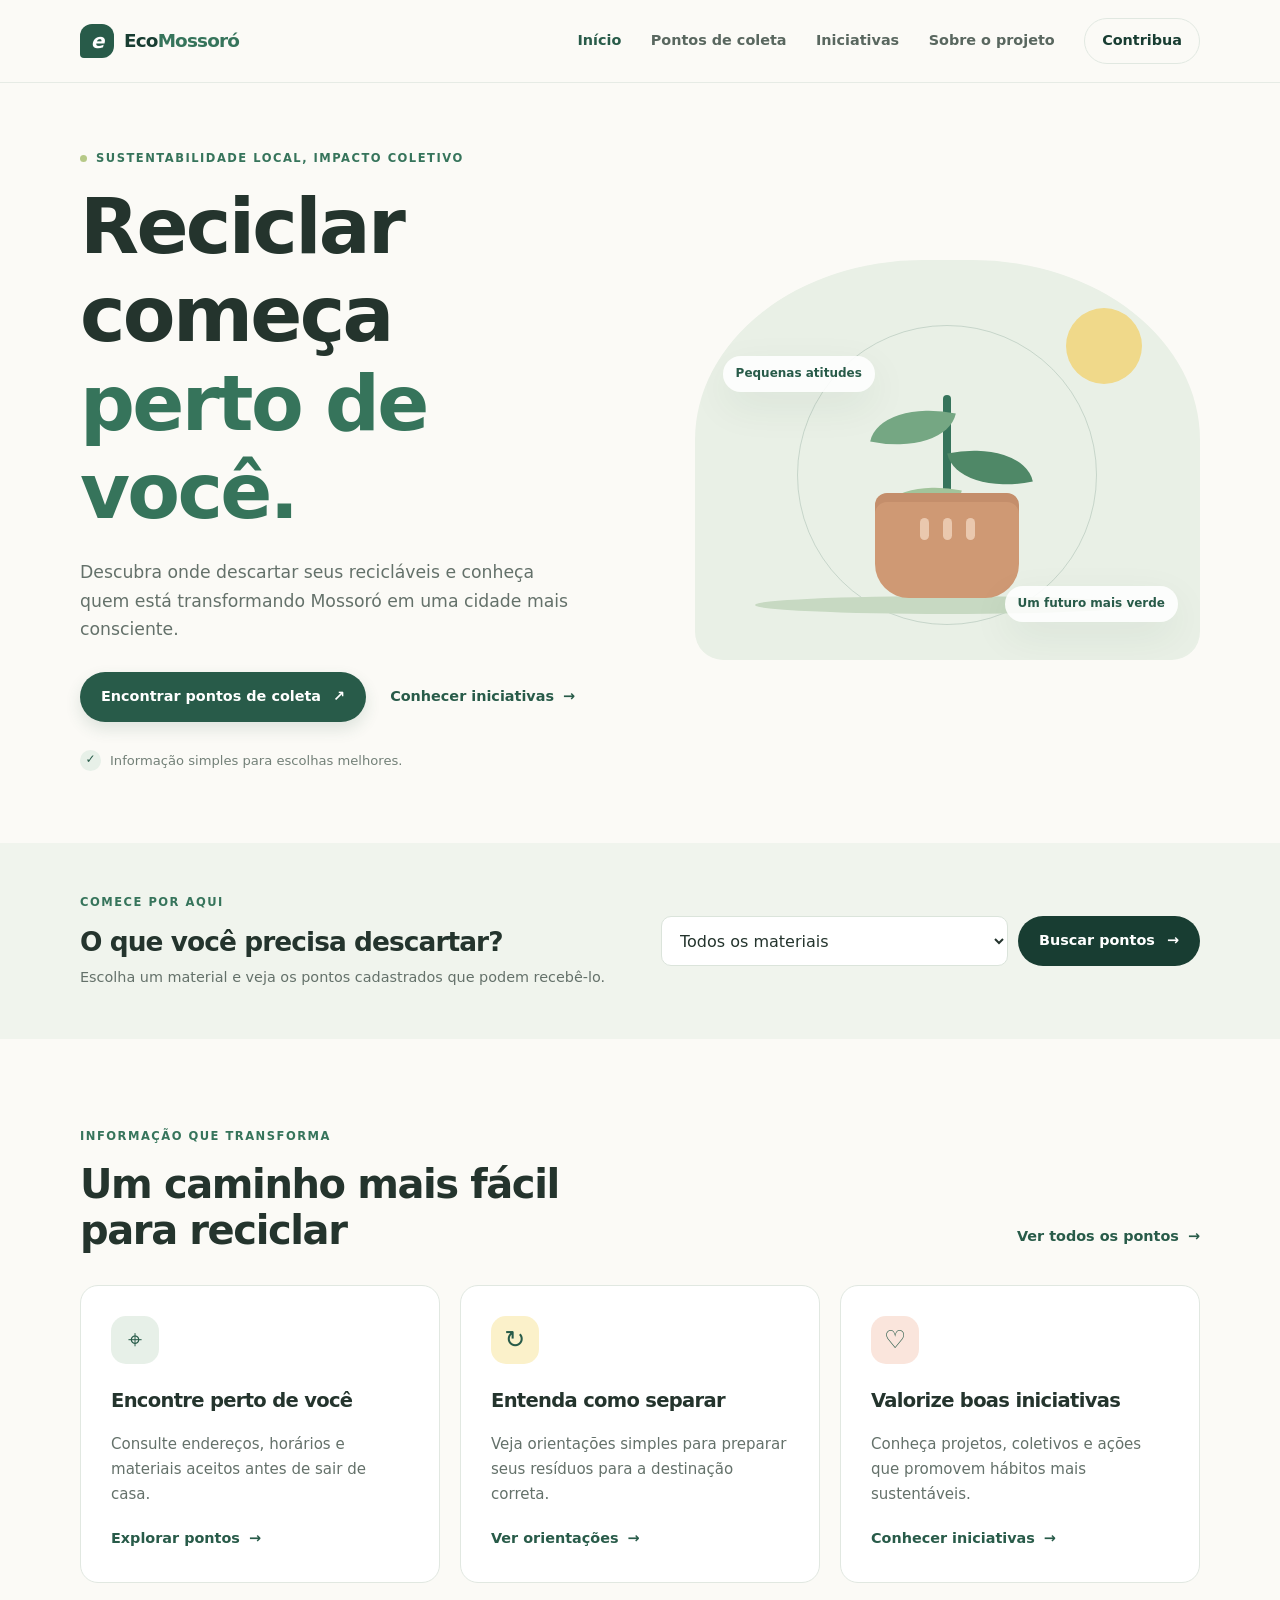
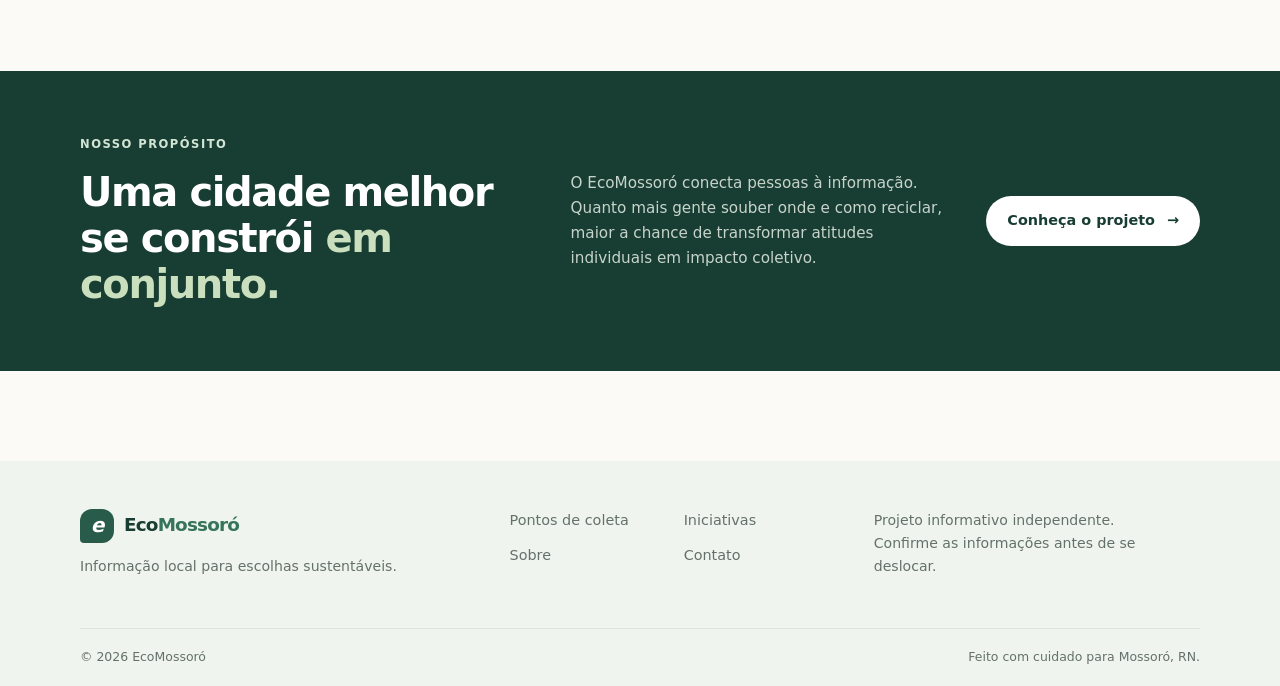
<file: index.html>
<!doctype html>
<html lang="pt-BR">
<head>
  <meta charset="utf-8">
  <meta name="viewport" content="width=device-width, initial-scale=1">
  <meta name="description" content="Encontre pontos de coleta seletiva e conheça iniciativas de reciclagem em Mossoró.">
  <title>EcoMossoró | Reciclar começa perto</title>
  <link rel="icon" href="assets/favicon.svg" type="image/svg+xml">
  <link rel="stylesheet" href="css/base.css">
  <link rel="stylesheet" href="css/layout.css">
  <link rel="stylesheet" href="css/components.css">
  <link rel="stylesheet" href="css/pages.css">
  <script src="js/main.js" defer></script>
</head>
<body>
  <a class="skip-link" href="#conteudo">Pular para o conteúdo</a>
  <header class="site-header">
    <div class="container header-inner">
      <a class="brand" href="index.html" aria-label="EcoMossoró, página inicial">
        <span class="brand-mark" aria-hidden="true">e</span><span>Eco<span class="brand-accent">Mossoró</span></span>
      </a>
      <button class="menu-toggle" aria-expanded="false" aria-controls="main-nav" aria-label="Abrir menu">
        <span></span><span></span><span></span>
      </button>
      <nav class="main-nav" id="main-nav" aria-label="Navegação principal">
        <a class="active" href="index.html">Início</a>
        <a href="pontos.html">Pontos de coleta</a>
        <a href="iniciativas.html">Iniciativas</a>
        <a href="sobre.html">Sobre o projeto</a>
        <a class="nav-cta" href="contato.html">Contribua</a>
      </nav>
    </div>
  </header>

  <main id="conteudo">
    <section class="hero">
      <div class="container hero-grid">
        <div class="hero-copy">
          <p class="eyebrow"><span class="eyebrow-dot"></span> Sustentabilidade local, impacto coletivo</p>
          <h1>Reciclar começa <span>perto de você.</span></h1>
          <p class="hero-text">Descubra onde descartar seus recicláveis e conheça quem está transformando Mossoró em uma cidade mais consciente.</p>
          <div class="hero-actions">
            <a class="button button-primary" href="pontos.html">Encontrar pontos de coleta <span aria-hidden="true">↗</span></a>
            <a class="text-link" href="iniciativas.html">Conhecer iniciativas <span aria-hidden="true">→</span></a>
          </div>
          <div class="hero-note"><span class="note-icon" aria-hidden="true">✓</span> Informação simples para escolhas melhores.</div>
        </div>
        <div class="hero-art" aria-label="Ilustração de uma planta crescendo em um vaso feito de material reciclado" role="img">
          <div class="art-sun"></div><div class="art-circle"></div>
          <div class="art-leaf leaf-one"></div><div class="art-leaf leaf-two"></div><div class="art-leaf leaf-three"></div>
          <div class="art-stem"></div><div class="art-pot"><span></span><span></span><span></span></div>
          <div class="art-ground"></div>
          <div class="art-label label-top">Pequenas atitudes</div><div class="art-label label-bottom">Um futuro mais verde</div>
        </div>
      </div>
    </section>

    <section class="quick-search">
      <div class="container search-panel">
        <div>
          <p class="eyebrow">Comece por aqui</p>
          <h2>O que você precisa descartar?</h2>
          <p>Escolha um material e veja os pontos cadastrados que podem recebê-lo.</p>
        </div>
        <form class="quick-form" action="pontos.html" method="get">
          <label class="sr-only" for="material">Tipo de material</label>
          <select id="material" name="material">
            <option value="">Todos os materiais</option>
            <option value="papel">Papel e papelão</option>
            <option value="plastico">Plástico</option>
            <option value="vidro">Vidro</option>
            <option value="metal">Metal</option>
            <option value="eletronicos">Eletrônicos</option>
            <option value="oleo">Óleo de cozinha</option>
          </select>
          <button class="button button-dark" type="submit">Buscar pontos <span aria-hidden="true">→</span></button>
        </form>
      </div>
    </section>

    <section class="section container">
      <div class="section-heading">
        <div><p class="eyebrow">Informação que transforma</p><h2>Um caminho mais fácil para reciclar</h2></div>
        <a class="text-link" href="pontos.html">Ver todos os pontos <span aria-hidden="true">→</span></a>
      </div>
      <div class="feature-grid">
        <article class="feature-card">
          <div class="feature-icon icon-green" aria-hidden="true">⌖</div>
          <h3>Encontre perto de você</h3>
          <p>Consulte endereços, horários e materiais aceitos antes de sair de casa.</p>
          <a href="pontos.html" class="card-link">Explorar pontos <span aria-hidden="true">→</span></a>
        </article>
        <article class="feature-card">
          <div class="feature-icon icon-yellow" aria-hidden="true">↻</div>
          <h3>Entenda como separar</h3>
          <p>Veja orientações simples para preparar seus resíduos para a destinação correta.</p>
          <a href="iniciativas.html#dicas" class="card-link">Ver orientações <span aria-hidden="true">→</span></a>
        </article>
        <article class="feature-card">
          <div class="feature-icon icon-peach" aria-hidden="true">♡</div>
          <h3>Valorize boas iniciativas</h3>
          <p>Conheça projetos, coletivos e ações que promovem hábitos mais sustentáveis.</p>
          <a href="iniciativas.html" class="card-link">Conhecer iniciativas <span aria-hidden="true">→</span></a>
        </article>
      </div>
    </section>

    <section class="impact-band">
      <div class="container impact-inner">
        <div><p class="eyebrow eyebrow-light">Nosso propósito</p><h2>Uma cidade melhor se constrói <span>em conjunto.</span></h2></div>
        <p>O EcoMossoró conecta pessoas à informação. Quanto mais gente souber onde e como reciclar, maior a chance de transformar atitudes individuais em impacto coletivo.</p>
        <a class="button button-light" href="sobre.html">Conheça o projeto <span aria-hidden="true">→</span></a>
      </div>
    </section>
  </main>

  <footer class="site-footer">
    <div class="container footer-main">
      <div><a class="brand brand-footer" href="index.html"><span class="brand-mark" aria-hidden="true">e</span><span>Eco<span class="brand-accent">Mossoró</span></span></a><p>Informação local para escolhas sustentáveis.</p></div>
      <div class="footer-links"><a href="pontos.html">Pontos de coleta</a><a href="iniciativas.html">Iniciativas</a><a href="sobre.html">Sobre</a><a href="contato.html">Contato</a></div>
      <div class="footer-small">Projeto informativo independente.<br>Confirme as informações antes de se deslocar.</div>
    </div>
    <div class="container footer-bottom"><span>© <span data-year></span> EcoMossoró</span><span>Feito com cuidado para Mossoró, RN.</span></div>
  </footer>
</body>
</html>
</file>
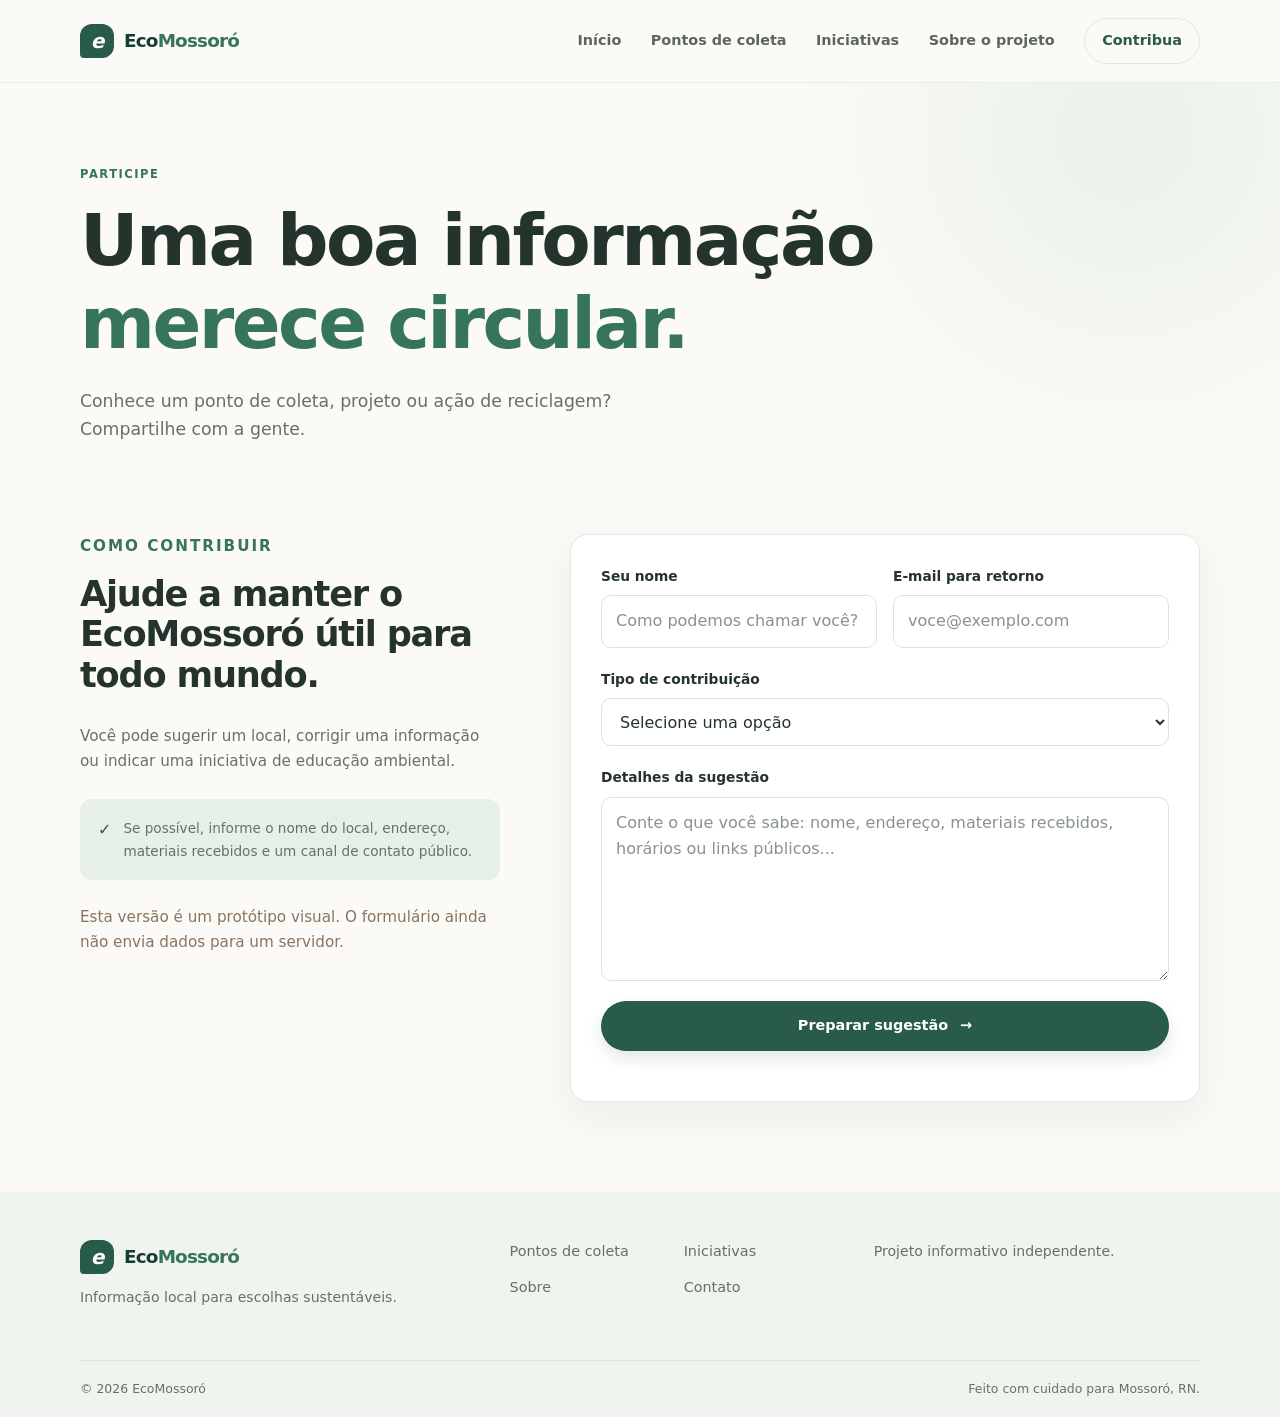
<file: contato.html>
<!doctype html>
<html lang="pt-BR"><head><meta charset="utf-8"><meta name="viewport" content="width=device-width, initial-scale=1"><meta name="description" content="Envie sugestões para o diretório EcoMossoró."><title>Contribua | EcoMossoró</title><link rel="stylesheet" href="css/base.css"><link rel="stylesheet" href="css/layout.css"><link rel="stylesheet" href="css/components.css"><link rel="stylesheet" href="css/pages.css"><script src="js/main.js" defer></script></head>
<body><a class="skip-link" href="#conteudo">Pular para o conteúdo</a><header class="site-header"><div class="container header-inner"><a class="brand" href="index.html"><span class="brand-mark" aria-hidden="true">e</span><span>Eco<span class="brand-accent">Mossoró</span></span></a><button class="menu-toggle" aria-expanded="false" aria-controls="main-nav" aria-label="Abrir menu"><span></span><span></span><span></span></button><nav class="main-nav" id="main-nav" aria-label="Navegação principal"><a href="index.html">Início</a><a href="pontos.html">Pontos de coleta</a><a href="iniciativas.html">Iniciativas</a><a href="sobre.html">Sobre o projeto</a><a class="nav-cta active" href="contato.html">Contribua</a></nav></div></header>
<main id="conteudo"><section class="page-hero"><div class="container"><p class="eyebrow">Participe</p><h1>Uma boa informação<br><span>merece circular.</span></h1><p>Conhece um ponto de coleta, projeto ou ação de reciclagem? Compartilhe com a gente.</p></div></section>
<section class="container page-content contact-layout"><div class="contact-aside"><p class="eyebrow">Como contribuir</p><h2>Ajude a manter o EcoMossoró útil para todo mundo.</h2><p>Você pode sugerir um local, corrigir uma informação ou indicar uma iniciativa de educação ambiental.</p><div class="contact-tip"><span aria-hidden="true">✓</span><p>Se possível, informe o nome do local, endereço, materiais recebidos e um canal de contato público.</p></div><p class="small-muted">Esta versão é um protótipo visual. O formulário ainda não envia dados para um servidor.</p></div>
<form class="contact-form" id="contact-form"><div class="form-row"><div class="field"><label for="name">Seu nome</label><input id="name" name="name" type="text" required autocomplete="name" placeholder="Como podemos chamar você?"></div><div class="field"><label for="email">E-mail para retorno</label><input id="email" name="email" type="email" required autocomplete="email" placeholder="voce@exemplo.com"></div></div>
<div class="field"><label for="subject">Tipo de contribuição</label><select id="subject" name="subject" required><option value="">Selecione uma opção</option><option>Sugerir ponto de coleta</option><option>Indicar iniciativa</option><option>Corrigir informação</option><option>Outra sugestão</option></select></div>
<div class="field"><label for="message">Detalhes da sugestão</label><textarea id="message" name="message" rows="6" required placeholder="Conte o que você sabe: nome, endereço, materiais recebidos, horários ou links públicos..."></textarea></div>
<button class="button button-primary" type="submit">Preparar sugestão <span aria-hidden="true">→</span></button><p class="form-feedback" id="form-feedback" role="status" aria-live="polite"></p>
</form></section></main><footer class="site-footer"><div class="container footer-main"><div><a class="brand brand-footer" href="index.html"><span class="brand-mark" aria-hidden="true">e</span><span>Eco<span class="brand-accent">Mossoró</span></span></a><p>Informação local para escolhas sustentáveis.</p></div><div class="footer-links"><a href="pontos.html">Pontos de coleta</a><a href="iniciativas.html">Iniciativas</a><a href="sobre.html">Sobre</a><a href="contato.html">Contato</a></div><div class="footer-small">Projeto informativo independente.</div></div><div class="container footer-bottom"><span>© <span data-year></span> EcoMossoró</span><span>Feito com cuidado para Mossoró, RN.</span></div></footer></body></html>
</file>
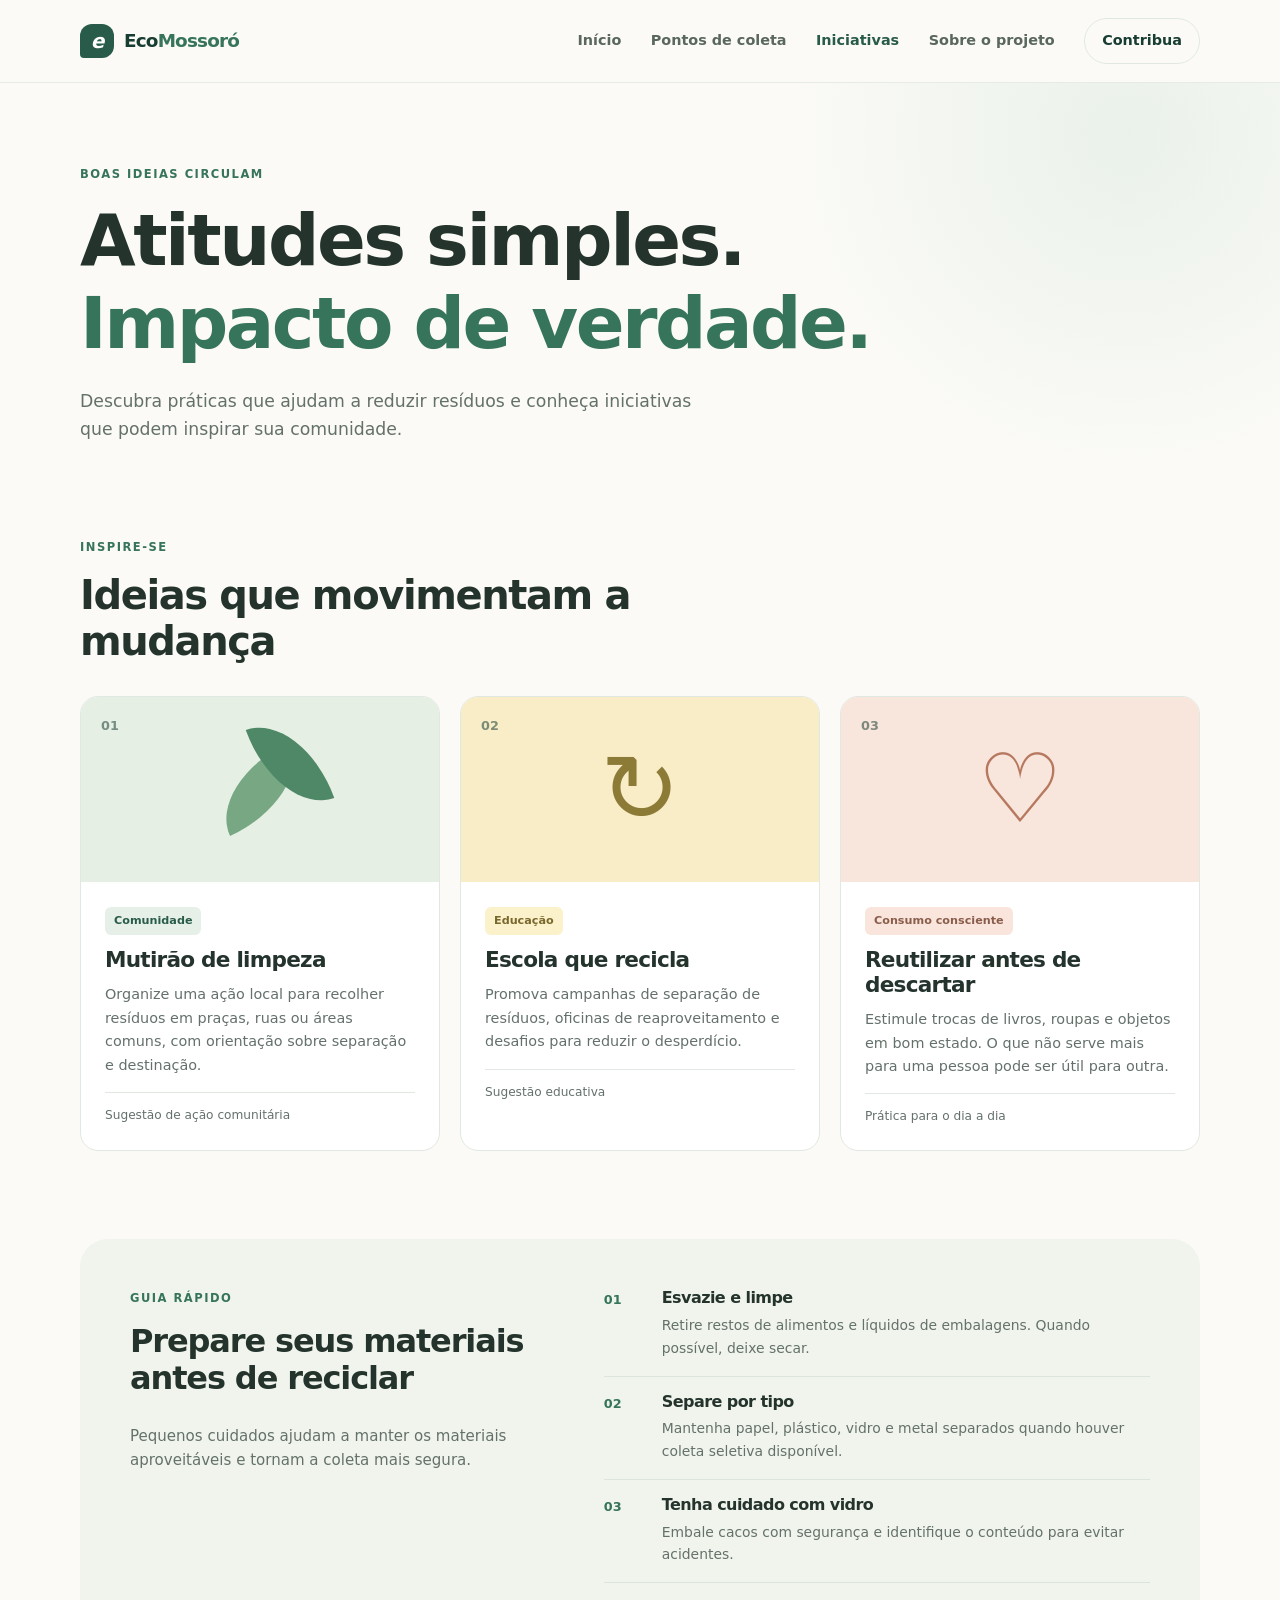
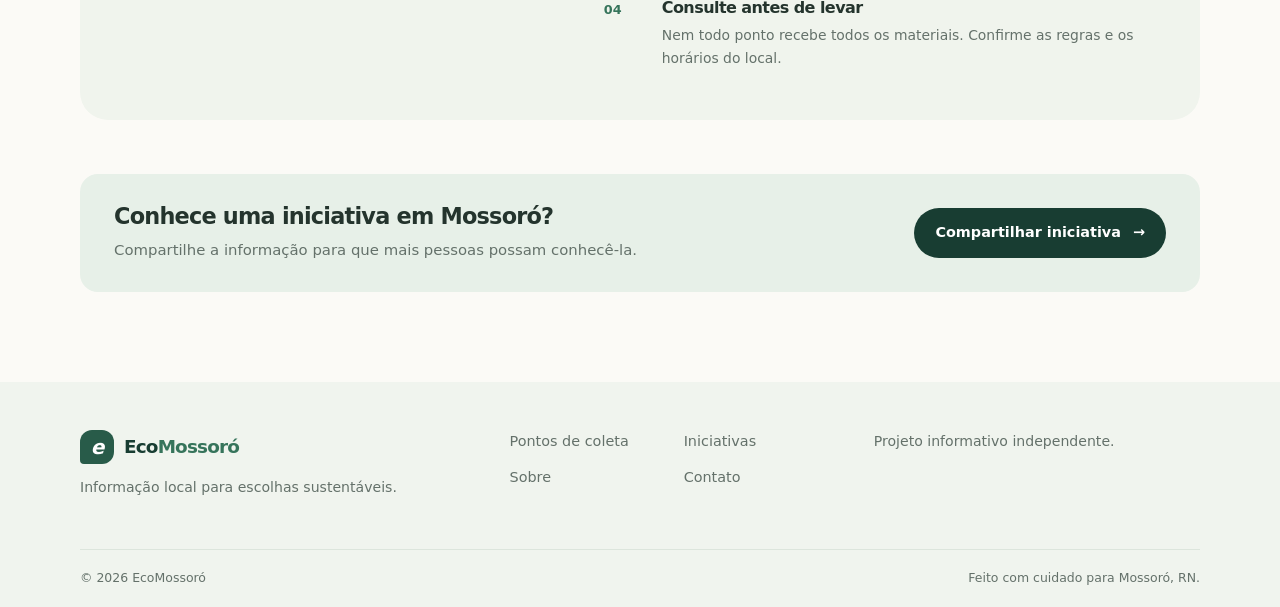
<file: iniciativas.html>
<!doctype html>
<html lang="pt-BR">
<head><meta charset="utf-8"><meta name="viewport" content="width=device-width, initial-scale=1"><meta name="description" content="Conheça ações e boas práticas de reciclagem."><title>Iniciativas e dicas | EcoMossoró</title><link rel="stylesheet" href="css/base.css"><link rel="stylesheet" href="css/layout.css"><link rel="stylesheet" href="css/components.css"><link rel="stylesheet" href="css/pages.css"><script src="js/main.js" defer></script></head>
<body>
<a class="skip-link" href="#conteudo">Pular para o conteúdo</a>
<header class="site-header"><div class="container header-inner"><a class="brand" href="index.html"><span class="brand-mark" aria-hidden="true">e</span><span>Eco<span class="brand-accent">Mossoró</span></span></a><button class="menu-toggle" aria-expanded="false" aria-controls="main-nav" aria-label="Abrir menu"><span></span><span></span><span></span></button><nav class="main-nav" id="main-nav" aria-label="Navegação principal"><a href="index.html">Início</a><a href="pontos.html">Pontos de coleta</a><a class="active" href="iniciativas.html">Iniciativas</a><a href="sobre.html">Sobre o projeto</a><a class="nav-cta" href="contato.html">Contribua</a></nav></div></header>
<main id="conteudo">
<section class="page-hero"><div class="container"><p class="eyebrow">Boas ideias circulam</p><h1>Atitudes simples.<br><span>Impacto de verdade.</span></h1><p>Descubra práticas que ajudam a reduzir resíduos e conheça iniciativas que podem inspirar sua comunidade.</p></div></section>
<section class="container page-content">
<div class="section-heading"><div><p class="eyebrow">Inspire-se</p><h2>Ideias que movimentam a mudança</h2></div></div>
<div class="initiative-grid">
<article class="initiative-card"><div class="initiative-visual visual-leaves" aria-hidden="true"><span>01</span><div class="mini-leaf"></div><div class="mini-leaf second"></div></div><div class="initiative-body"><span class="tag">Comunidade</span><h2>Mutirão de limpeza</h2><p>Organize uma ação local para recolher resíduos em praças, ruas ou áreas comuns, com orientação sobre separação e destinação.</p><p class="initiative-status">Sugestão de ação comunitária</p></div></article>
<article class="initiative-card"><div class="initiative-visual visual-sun" aria-hidden="true"><span>02</span><div class="recycle-mark">↻</div></div><div class="initiative-body"><span class="tag tag-yellow">Educação</span><h2>Escola que recicla</h2><p>Promova campanhas de separação de resíduos, oficinas de reaproveitamento e desafios para reduzir o desperdício.</p><p class="initiative-status">Sugestão educativa</p></div></article>
<article class="initiative-card"><div class="initiative-visual visual-peach" aria-hidden="true"><span>03</span><div class="hands-mark">♡</div></div><div class="initiative-body"><span class="tag tag-peach">Consumo consciente</span><h2>Reutilizar antes de descartar</h2><p>Estimule trocas de livros, roupas e objetos em bom estado. O que não serve mais para uma pessoa pode ser útil para outra.</p><p class="initiative-status">Prática para o dia a dia</p></div></article>
</div>
<section class="tips-section" id="dicas"><div class="tips-intro"><p class="eyebrow">Guia rápido</p><h2>Prepare seus materiais antes de reciclar</h2><p>Pequenos cuidados ajudam a manter os materiais aproveitáveis e tornam a coleta mais segura.</p></div>
<div class="tips-list">
<article class="tip-item"><span class="tip-number">01</span><div><h3>Esvazie e limpe</h3><p>Retire restos de alimentos e líquidos de embalagens. Quando possível, deixe secar.</p></div></article>
<article class="tip-item"><span class="tip-number">02</span><div><h3>Separe por tipo</h3><p>Mantenha papel, plástico, vidro e metal separados quando houver coleta seletiva disponível.</p></div></article>
<article class="tip-item"><span class="tip-number">03</span><div><h3>Tenha cuidado com vidro</h3><p>Embale cacos com segurança e identifique o conteúdo para evitar acidentes.</p></div></article>
<article class="tip-item"><span class="tip-number">04</span><div><h3>Consulte antes de levar</h3><p>Nem todo ponto recebe todos os materiais. Confirme as regras e os horários do local.</p></div></article>
</div></section>
<div class="callout"><div><h2>Conhece uma iniciativa em Mossoró?</h2><p>Compartilhe a informação para que mais pessoas possam conhecê-la.</p></div><a class="button button-dark" href="contato.html">Compartilhar iniciativa <span aria-hidden="true">→</span></a></div>
</section></main>
<footer class="site-footer"><div class="container footer-main"><div><a class="brand brand-footer" href="index.html"><span class="brand-mark" aria-hidden="true">e</span><span>Eco<span class="brand-accent">Mossoró</span></span></a><p>Informação local para escolhas sustentáveis.</p></div><div class="footer-links"><a href="pontos.html">Pontos de coleta</a><a href="iniciativas.html">Iniciativas</a><a href="sobre.html">Sobre</a><a href="contato.html">Contato</a></div><div class="footer-small">Projeto informativo independente.</div></div><div class="container footer-bottom"><span>© <span data-year></span> EcoMossoró</span><span>Feito com cuidado para Mossoró, RN.</span></div></footer>
</body></html>
</file>
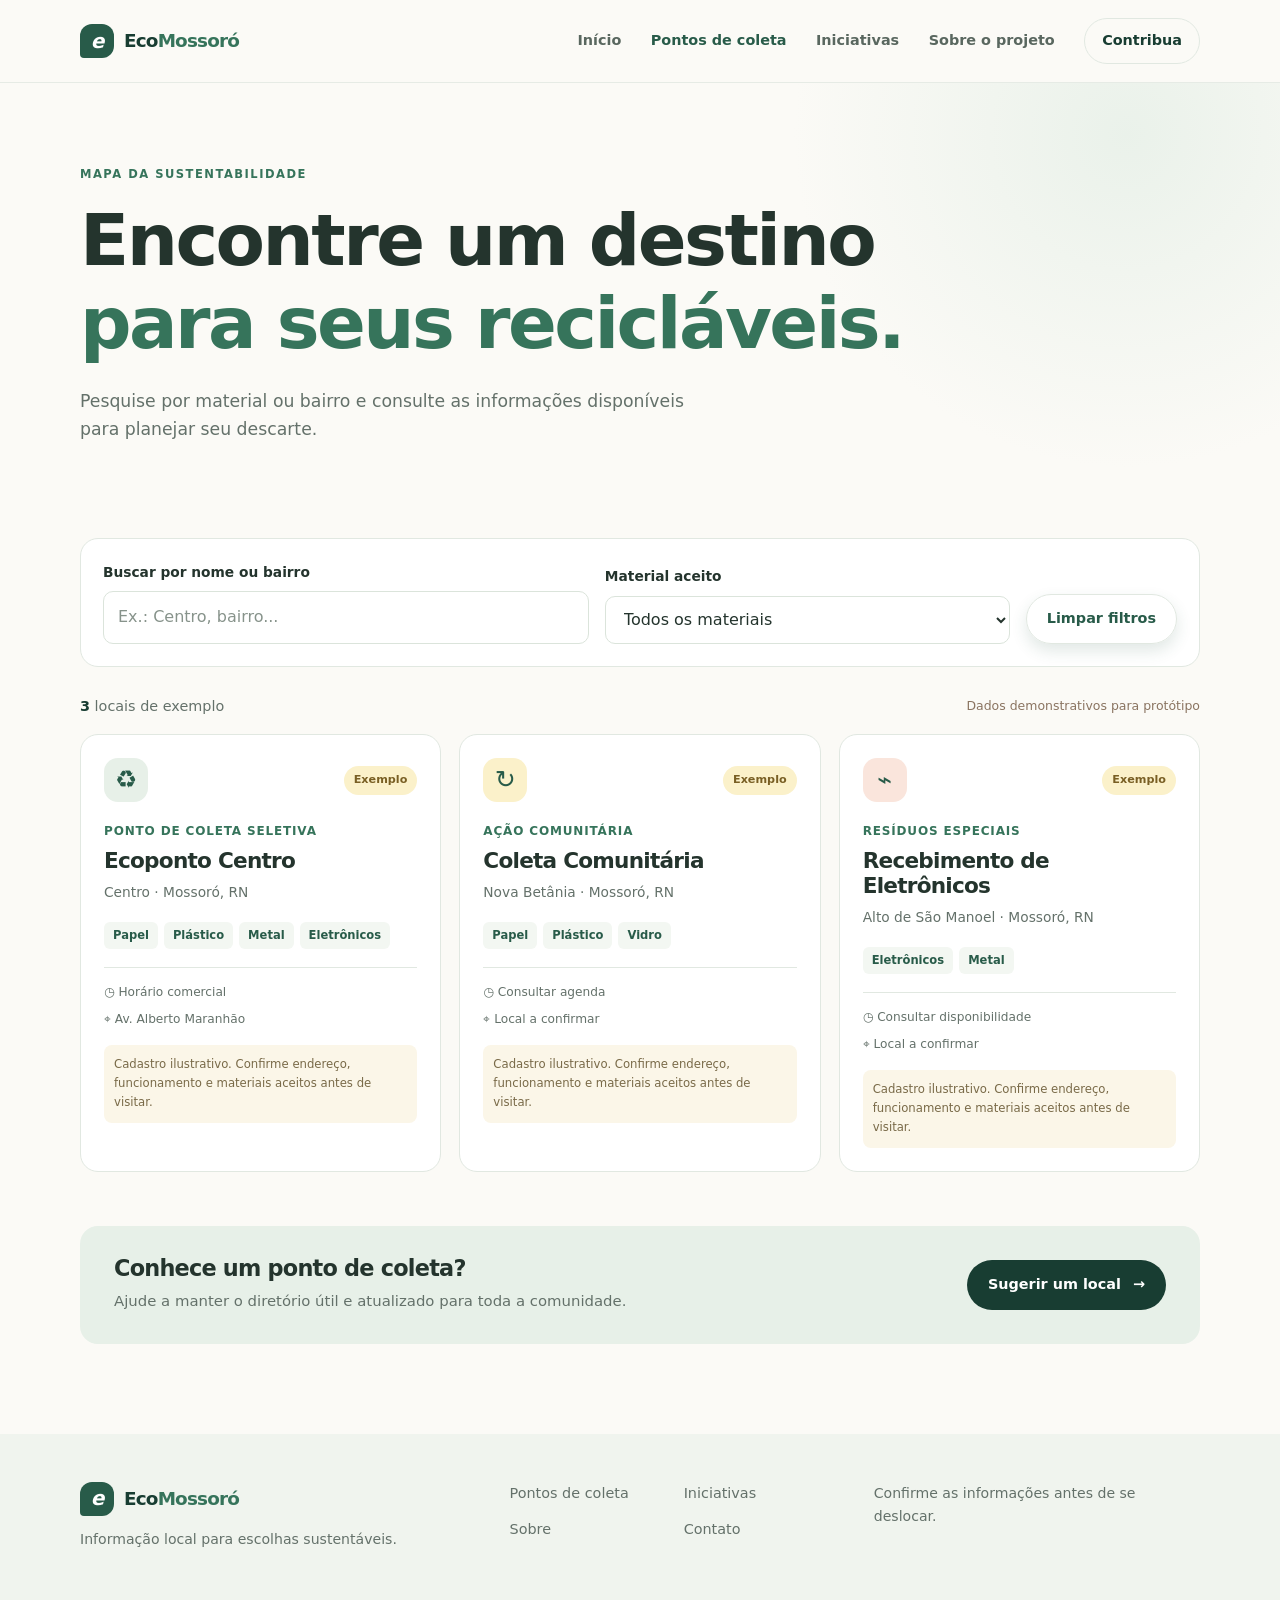
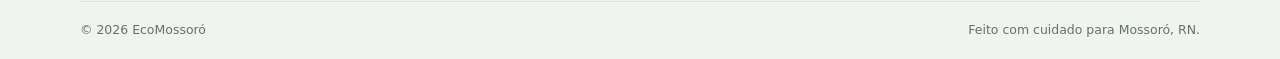
<file: pontos.html>
<!doctype html>
<html lang="pt-BR">
<head>
  <meta charset="utf-8">
  <meta name="viewport" content="width=device-width, initial-scale=1">
  <meta name="description" content="Consulte pontos de coleta seletiva e materiais recebidos em Mossoró.">
  <title>Pontos de coleta | EcoMossoró</title>
  <link rel="stylesheet" href="css/base.css">
  <link rel="stylesheet" href="css/layout.css">
  <link rel="stylesheet" href="css/components.css">
  <link rel="stylesheet" href="css/pages.css">
  <script src="js/main.js" defer></script>
</head>
<body>
  <a class="skip-link" href="#conteudo">Pular para o conteúdo</a>
  <header class="site-header"><div class="container header-inner">
    <a class="brand" href="index.html">
      <span class="brand-mark" aria-hidden="true">e</span>
      <span>Eco<span class="brand-accent">Mossoró</span></span></a>
    <button class="menu-toggle" aria-expanded="false" aria-controls="main-nav" aria-label="Abrir menu"><span></span><span></span><span></span></button>
    <nav class="main-nav" id="main-nav" aria-label="Navegação principal"><a href="index.html">Início</a><a class="active" href="pontos.html">Pontos de coleta</a><a href="iniciativas.html">Iniciativas</a><a href="sobre.html">Sobre o projeto</a><a class="nav-cta" href="contato.html">Contribua</a></nav>
  </div></header>
  <main id="conteudo">
    <section class="page-hero"><div class="container"><p class="eyebrow">Mapa da sustentabilidade</p><h1>Encontre um destino<br><span>para seus recicláveis.</span></h1><p>Pesquise por material ou bairro e consulte as informações disponíveis para planejar seu descarte.</p></div></section>
    <section class="container page-content">
      <form class="filter-panel" id="point-filters">
        <div class="field"><label for="search-point">Buscar por nome ou bairro</label><input id="search-point" type="search" placeholder="Ex.: Centro, bairro..." autocomplete="off"></div>
        <div class="field"><label for="filter-material">Material aceito</label><select id="filter-material"><option value="">Todos os materiais</option><option value="papel">Papel e papelão</option><option value="plastico">Plástico</option><option value="vidro">Vidro</option><option value="metal">Metal</option><option value="eletronicos">Eletrônicos</option><option value="oleo">Óleo de cozinha</option></select></div>
        <button class="button button-primary filter-reset" type="reset">Limpar filtros</button>
      </form>
      <div class="results-bar"><p><strong id="result-count">3</strong> locais de exemplo</p><span class="demo-note">Dados demonstrativos para protótipo</span></div>
      <div class="points-grid" id="points-list">
        <article class="point-card" data-name="ecoponto centro" data-neighborhood="centro" data-materials="papel plastico metal">
          <div class="point-card-top"><span class="point-symbol" aria-hidden="true">♻</span><span class="status status-demo">Exemplo</span></div>
          <p class="point-type">Ponto de coleta seletiva</p><h2>Ecoponto Centro</h2><p class="point-address">Centro · Mossoró, RN</p>
          <div class="material-list"><span>Papel</span><span>Plástico</span><span>Metal</span><span>Eletrônicos</span></div>
          <div class="point-meta"><span>◷ Horário comercial</span><span>⌖ Av. Alberto Maranhão</span></div>
          <p class="point-warning">Cadastro ilustrativo. Confirme endereço, funcionamento e materiais aceitos antes de visitar.</p>
        </article>
        <article class="point-card" data-name="coleta comunitaria nova betania" data-neighborhood="nova betania" data-materials="papel plastico vidro">
          <div class="point-card-top"><span class="point-symbol point-symbol-yellow" aria-hidden="true">↻</span><span class="status status-demo">Exemplo</span></div>
          <p class="point-type">Ação comunitária</p><h2>Coleta Comunitária</h2><p class="point-address">Nova Betânia · Mossoró, RN</p>
          <div class="material-list"><span>Papel</span><span>Plástico</span><span>Vidro</span></div>
          <div class="point-meta"><span>◷ Consultar agenda</span><span>⌖ Local a confirmar</span></div>
          <p class="point-warning">Cadastro ilustrativo. Confirme endereço, funcionamento e materiais aceitos antes de visitar.</p>
        </article>
        <article class="point-card" data-name="recebimento de eletronicos alto de sao manoel" data-neighborhood="alto de sao manoel" data-materials="eletronicos metal">
          <div class="point-card-top"><span class="point-symbol point-symbol-peach" aria-hidden="true">⌁</span><span class="status status-demo">Exemplo</span></div>
          <p class="point-type">Resíduos especiais</p><h2>Recebimento de Eletrônicos</h2><p class="point-address">Alto de São Manoel · Mossoró, RN</p>
          <div class="material-list"><span>Eletrônicos</span><span>Metal</span></div>
          <div class="point-meta"><span>◷ Consultar disponibilidade</span><span>⌖ Local a confirmar</span></div>
          <p class="point-warning">Cadastro ilustrativo. Confirme endereço, funcionamento e materiais aceitos antes de visitar.</p>
        </article>
        <div class="empty-state" id="empty-state" hidden><span aria-hidden="true">⌕</span><h2>Nenhum local encontrado</h2><p>Tente outro termo ou remova o filtro de material.</p></div>
      </div>
      <div class="callout"><div><h2>Conhece um ponto de coleta?</h2><p>Ajude a manter o diretório útil e atualizado para toda a comunidade.</p></div><a class="button button-dark" href="contato.html">Sugerir um local <span aria-hidden="true">→</span></a></div>
    </section>
  </main>
  <footer class="site-footer"><div class="container footer-main"><div><a class="brand brand-footer" href="index.html"><span class="brand-mark" aria-hidden="true">e</span><span>Eco<span class="brand-accent">Mossoró</span></span></a><p>Informação local para escolhas sustentáveis.</p></div><div class="footer-links"><a href="pontos.html">Pontos de coleta</a><a href="iniciativas.html">Iniciativas</a><a href="sobre.html">Sobre</a><a href="contato.html">Contato</a></div><div class="footer-small">Confirme as informações antes de se deslocar.</div></div><div class="container footer-bottom"><span>© <span data-year></span> EcoMossoró</span><span>Feito com cuidado para Mossoró, RN.</span></div></footer>
</body></html>
</file>
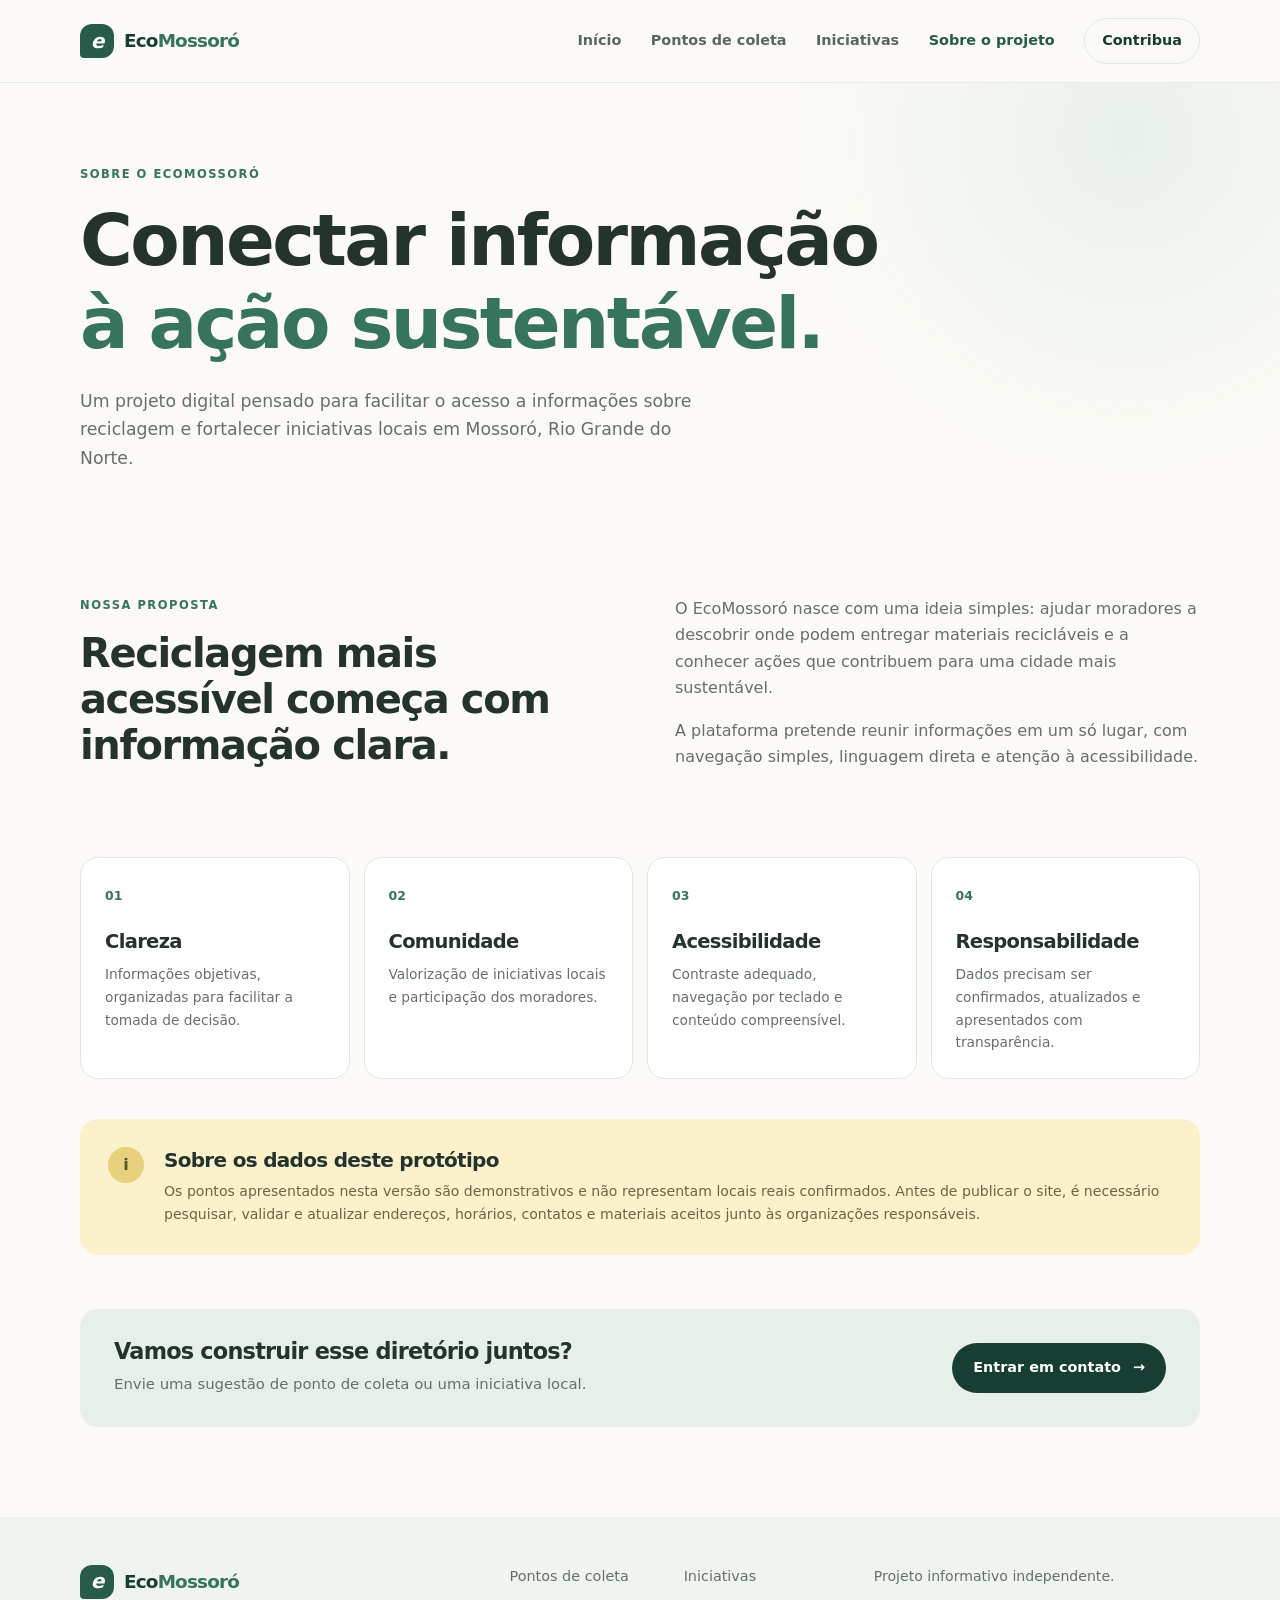
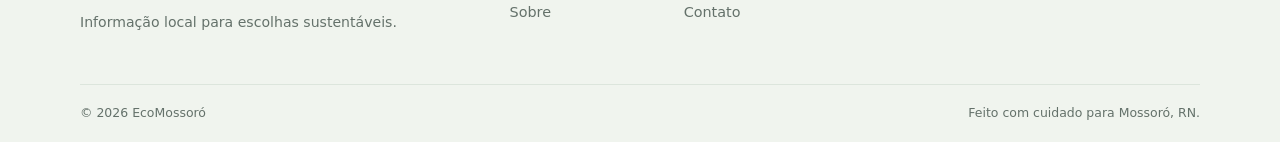
<file: sobre.html>
<!doctype html>
<html lang="pt-BR"><head><meta charset="utf-8"><meta name="viewport" content="width=device-width, initial-scale=1"><meta name="description" content="Conheça a proposta do projeto EcoMossoró."><title>Sobre o projeto | EcoMossoró</title><link rel="stylesheet" href="css/base.css"><link rel="stylesheet" href="css/layout.css"><link rel="stylesheet" href="css/components.css"><link rel="stylesheet" href="css/pages.css"><script src="js/main.js" defer></script></head>
<body><a class="skip-link" href="#conteudo">Pular para o conteúdo</a><header class="site-header"><div class="container header-inner"><a class="brand" href="index.html"><span class="brand-mark" aria-hidden="true">e</span><span>Eco<span class="brand-accent">Mossoró</span></span></a><button class="menu-toggle" aria-expanded="false" aria-controls="main-nav" aria-label="Abrir menu"><span></span><span></span><span></span></button><nav class="main-nav" id="main-nav" aria-label="Navegação principal"><a href="index.html">Início</a><a href="pontos.html">Pontos de coleta</a><a href="iniciativas.html">Iniciativas</a><a class="active" href="sobre.html">Sobre o projeto</a><a class="nav-cta" href="contato.html">Contribua</a></nav></div></header>
<main id="conteudo"><section class="page-hero"><div class="container"><p class="eyebrow">Sobre o EcoMossoró</p><h1>Conectar informação<br><span>à ação sustentável.</span></h1><p>Um projeto digital pensado para facilitar o acesso a informações sobre reciclagem e fortalecer iniciativas locais em Mossoró, Rio Grande do Norte.</p></div></section>
<section class="container page-content about-content"><div class="about-intro"><div><p class="eyebrow">Nossa proposta</p><h2>Reciclagem mais acessível começa com informação clara.</h2></div><div><p>O EcoMossoró nasce com uma ideia simples: ajudar moradores a descobrir onde podem entregar materiais recicláveis e a conhecer ações que contribuem para uma cidade mais sustentável.</p><p>A plataforma pretende reunir informações em um só lugar, com navegação simples, linguagem direta e atenção à acessibilidade.</p></div></div>
<div class="values-grid"><article><span class="value-index">01</span><h3>Clareza</h3><p>Informações objetivas, organizadas para facilitar a tomada de decisão.</p></article><article><span class="value-index">02</span><h3>Comunidade</h3><p>Valorização de iniciativas locais e participação dos moradores.</p></article><article><span class="value-index">03</span><h3>Acessibilidade</h3><p>Contraste adequado, navegação por teclado e conteúdo compreensível.</p></article><article><span class="value-index">04</span><h3>Responsabilidade</h3><p>Dados precisam ser confirmados, atualizados e apresentados com transparência.</p></article></div>
<section class="project-note"><div class="note-symbol" aria-hidden="true">i</div><div><h2>Sobre os dados deste protótipo</h2><p>Os pontos apresentados nesta versão são demonstrativos e não representam locais reais confirmados. Antes de publicar o site, é necessário pesquisar, validar e atualizar endereços, horários, contatos e materiais aceitos junto às organizações responsáveis.</p></div></section>
<div class="callout"><div><h2>Vamos construir esse diretório juntos?</h2><p>Envie uma sugestão de ponto de coleta ou uma iniciativa local.</p></div><a class="button button-dark" href="contato.html">Entrar em contato <span aria-hidden="true">→</span></a></div>
</section></main><footer class="site-footer"><div class="container footer-main"><div><a class="brand brand-footer" href="index.html"><span class="brand-mark" aria-hidden="true">e</span><span>Eco<span class="brand-accent">Mossoró</span></span></a><p>Informação local para escolhas sustentáveis.</p></div><div class="footer-links"><a href="pontos.html">Pontos de coleta</a><a href="iniciativas.html">Iniciativas</a><a href="sobre.html">Sobre</a><a href="contato.html">Contato</a></div><div class="footer-small">Projeto informativo independente.</div></div><div class="container footer-bottom"><span>© <span data-year></span> EcoMossoró</span><span>Feito com cuidado para Mossoró, RN.</span></div></footer></body></html>
</file>
<file: css/base.css>
:root {
  --green-950: #183d32;
  --green-800: #285b49;
  --green-700: #36745b;
  --green-100: #e7f0e8;
  --green-50: #f3f7f2;
  --cream: #fbfaf6;
  --paper: #ffffff;
  --ink: #24342d;
  --muted: #64716a;
  --line: #e1e8e1;
  --yellow: #f0d98a;
  --peach: #f3c7b3;
  --radius-sm: 10px;
  --radius-md: 18px;
  --radius-lg: 28px;
  --shadow-soft: 0 14px 42px rgba(31, 66, 49, .07);
  --container: 1120px;
}
* { box-sizing: border-box; }
html { scroll-behavior: smooth; }
body {
  margin: 0; background: var(--cream); color: var(--ink);
  font-family: Inter, ui-sans-serif, system-ui, -apple-system, BlinkMacSystemFont, "Segoe UI", sans-serif;
  font-size: 16px; line-height: 1.65; -webkit-font-smoothing: antialiased;
}
img { display: block; max-width: 100%; }
a { color: inherit; text-decoration: none; }
button, input, select, textarea { font: inherit; }
button, select { cursor: pointer; }
h1, h2, h3, p { margin-top: 0; }
h1, h2, h3 { line-height: 1.15; letter-spacing: -.035em; }
h1 { font-size: clamp(2.7rem, 6vw, 5rem); font-weight: 650; }
h2 { font-size: clamp(1.7rem, 3.2vw, 2.5rem); font-weight: 620; }
h3 { font-size: 1.22rem; font-weight: 650; }
p { color: var(--muted); }
:focus-visible { outline: 3px solid #d59d37; outline-offset: 3px; }
::selection { color: var(--green-950); background: var(--yellow); }
.sr-only { position: absolute; width: 1px; height: 1px; padding: 0; margin: -1px; overflow: hidden; clip: rect(0,0,0,0); white-space: nowrap; border: 0; }
.skip-link { position: fixed; top: 10px; left: 10px; z-index: 1000; padding: 10px 14px; background: var(--green-950); color: white; border-radius: 8px; transform: translateY(-150%); }
.skip-link:focus { transform: translateY(0); }
</file>
<file: css/layout.css>
.container { width: min(var(--container), calc(100% - 48px)); margin-inline: auto; }
.site-header { position: sticky; top: 0; z-index: 100; background: rgba(251,250,246,.94); border-bottom: 1px solid rgba(225,232,225,.8); backdrop-filter: blur(12px); }
.header-inner { display: flex; align-items: center; justify-content: space-between; min-height: 82px; gap: 28px; }
.brand { display: inline-flex; align-items: center; gap: 10px; color: var(--green-950); font-size: 1.15rem; font-weight: 760; letter-spacing: -.045em; white-space: nowrap; }
.brand-mark { display: grid; place-items: center; width: 34px; height: 34px; border-radius: 12px 12px 12px 4px; background: var(--green-800); color: white; font-size: 1.25rem; font-weight: 800; font-style: italic; }
.brand-accent { color: var(--green-700); }
.main-nav { display: flex; align-items: center; gap: clamp(14px, 2.3vw, 30px); }
.main-nav a { color: #59675f; font-size: .9rem; font-weight: 550; transition: color .2s ease; }
.main-nav a:hover, .main-nav a.active { color: var(--green-800); }
.main-nav .nav-cta { padding: 10px 17px; border: 1px solid var(--line); border-radius: 999px; color: var(--green-950); }
.menu-toggle { display: none; border: 0; background: transparent; padding: 8px; }
.menu-toggle span { display: block; width: 24px; height: 2px; margin: 5px; background: var(--green-950); }
.site-footer { margin-top: 90px; padding-top: 48px; background: #f0f4ee; }
.footer-main { display: grid; grid-template-columns: 1.2fr 1fr 1fr; gap: 38px; padding-bottom: 36px; }
.brand-footer { margin-bottom: 12px; }
.footer-main p, .footer-small { font-size: .88rem; }
.footer-links { display: grid; grid-template-columns: 1fr 1fr; align-content: start; gap: 12px 22px; }
.footer-links a { font-size: .9rem; color: var(--muted); }
.footer-links a:hover { color: var(--green-800); }
.footer-small { color: var(--muted); }
.footer-bottom { display: flex; justify-content: space-between; gap: 20px; padding-block: 18px; border-top: 1px solid #dce5dc; font-size: .78rem; color: var(--muted); }
@media (max-width: 820px) {
  .header-inner { min-height: 72px; }
  .menu-toggle { display: block; }
  .main-nav { display: none; position: absolute; top: calc(100% + 1px); left: 0; right: 0; padding: 18px 24px 24px; background: var(--cream); border-bottom: 1px solid var(--line); box-shadow: var(--shadow-soft); align-items: stretch; gap: 0; }
  .main-nav.is-open { display: flex; flex-direction: column; }
  .main-nav a { padding: 12px 0; }
  .main-nav .nav-cta { margin-top: 8px; padding: 10px 16px; text-align: center; }
  .footer-main { grid-template-columns: 1fr 1fr; }
  .footer-small { grid-column: 1 / -1; }
}
@media (max-width: 560px) {
  .container { width: min(var(--container), calc(100% - 32px)); }
  .footer-main { grid-template-columns: 1fr; gap: 24px; }
  .footer-bottom { flex-direction: column; gap: 4px; }
}
</file>
<file: css/components.css>
.button { display: inline-flex; align-items: center; justify-content: center; gap: 12px; min-height: 48px; padding: 12px 20px; border: 1px solid transparent; border-radius: 999px; font-weight: 650; font-size: .9rem; transition: transform .2s ease, background .2s ease, box-shadow .2s ease; }
.button:hover { transform: translateY(-2px); }
.button-primary { color: white; background: var(--green-800); box-shadow: 0 7px 16px rgba(40,91,73,.14); }
.button-primary:hover { background: var(--green-950); }
.button-dark { color: white; background: var(--green-950); }
.button-dark:hover { background: var(--green-800); }
.button-light { color: var(--green-950); background: white; }
.button-light:hover { box-shadow: 0 8px 24px rgba(0,0,0,.12); }
.text-link, .card-link { display: inline-flex; align-items: center; gap: 9px; color: var(--green-800); font-weight: 650; font-size: .9rem; }
.text-link:hover, .card-link:hover { color: var(--green-950); }
.eyebrow { display: flex; align-items: center; gap: 9px; margin-bottom: 15px; color: var(--green-700); text-transform: uppercase; font-size: .72rem; font-weight: 760; letter-spacing: .13em; }
.eyebrow-dot { display: inline-block; width: 7px; height: 7px; border-radius: 50%; background: #b6c987; }
.eyebrow-light { color: #d3e5d5; }
.section { padding-block: 88px; }
.section-heading { display: flex; align-items: end; justify-content: space-between; gap: 28px; margin-bottom: 32px; }
.section-heading h2 { max-width: 580px; margin-bottom: 0; }
.section-heading .text-link { flex-shrink: 0; margin-bottom: 5px; }
.feature-grid { display: grid; grid-template-columns: repeat(3, 1fr); gap: 20px; }
.feature-card { padding: 30px; background: white; border: 1px solid var(--line); border-radius: var(--radius-md); transition: transform .2s ease, box-shadow .2s ease; }
.feature-card:hover { transform: translateY(-4px); box-shadow: var(--shadow-soft); }
.feature-icon { display: grid; place-items: center; width: 48px; height: 48px; margin-bottom: 26px; border-radius: 15px; font-size: 1.55rem; color: var(--green-800); }
.icon-green { background: var(--green-100); }.icon-yellow { background: #fbf1ca; }.icon-peach { background: #fae5dc; }
.feature-card p { min-height: 78px; font-size: .94rem; }
.impact-band { padding-block: 64px; background: var(--green-950); }
.impact-inner { display: grid; grid-template-columns: 1.2fr 1fr auto; align-items: center; gap: 42px; }
.impact-inner h2 { max-width: 470px; margin-bottom: 0; color: white; }
.impact-inner h2 span { color: #c9dfbd; }
.impact-inner > p { max-width: 400px; margin-bottom: 0; color: #c7d4cc; font-size: .95rem; }
.page-hero { padding: 82px 0 70px; background: radial-gradient(circle at 88% 12%, rgba(231,240,232,.85), transparent 28%), var(--cream); }
.page-hero h1 { margin-bottom: 22px; font-size: clamp(2.8rem, 6vw, 4.5rem); }
.page-hero h1 span { color: var(--green-700); }
.page-hero .container > p:last-child { max-width: 620px; margin-bottom: 0; font-size: 1.08rem; }
.page-content { padding-top: 24px; }
.callout { display: flex; align-items: center; justify-content: space-between; gap: 24px; margin-top: 54px; padding: 30px 34px; border-radius: var(--radius-md); background: var(--green-100); }
.callout h2 { margin-bottom: 8px; font-size: 1.4rem; }
.callout p { margin-bottom: 0; font-size: .93rem; }
.callout .button { flex-shrink: 0; }
.field { display: flex; flex-direction: column; gap: 8px; }
.field label { color: var(--ink); font-size: .86rem; font-weight: 650; }
.field input, .field select, .field textarea, .quick-form select { width: 100%; min-height: 48px; padding: 12px 14px; color: var(--ink); background: white; border: 1px solid #dbe4db; border-radius: var(--radius-sm); }
.field textarea { resize: vertical; }
.field input::placeholder, .field textarea::placeholder { color: #87938b; }
.status { display: inline-flex; align-items: center; padding: 5px 10px; border-radius: 999px; font-size: .7rem; font-weight: 700; }
.status-demo { color: #795f24; background: #fbf1ca; }
@media (max-width: 900px) {
  .impact-inner { grid-template-columns: 1fr 1fr; gap: 24px; }
  .impact-inner .button { justify-self: start; }
}
@media (max-width: 700px) {
  .section { padding-block: 64px; }
  .section-heading { align-items: start; flex-direction: column; }
  .feature-grid { grid-template-columns: 1fr; }
  .feature-card p { min-height: auto; }
  .impact-inner { grid-template-columns: 1fr; }
  .callout { align-items: start; flex-direction: column; padding: 26px; }
}
</file>
<file: css/pages.css>
.hero { overflow: hidden; padding: 66px 0 72px; }
.hero-grid { display: grid; grid-template-columns: 1.05fr .95fr; align-items: center; gap: 56px; }
.hero-copy h1 { max-width: 620px; margin-bottom: 22px; }
.hero-copy h1 span { display: block; color: var(--green-700); }
.hero-text { max-width: 500px; margin-bottom: 28px; font-size: 1.08rem; }
.hero-actions { display: flex; align-items: center; flex-wrap: wrap; gap: 24px; }
.hero-note { display: flex; align-items: center; gap: 9px; margin-top: 28px; color: #738078; font-size: .82rem; }
.note-icon { display: grid; place-items: center; width: 21px; height: 21px; border-radius: 50%; color: var(--green-800); background: var(--green-100); font-size: .75rem; font-weight: 800; }
.hero-art { position: relative; min-height: 400px; overflow: hidden; border-radius: 45% 45% 28px 28px; background: #e9f0e6; }
.art-sun { position: absolute; top: 48px; right: 58px; width: 76px; height: 76px; border-radius: 50%; background: var(--yellow); }
.art-circle { position: absolute; width: 300px; height: 300px; top: 65px; left: 50%; transform: translateX(-50%); border: 1px solid rgba(40,91,73,.18); border-radius: 50%; }
.art-stem { position: absolute; left: 50%; top: 135px; width: 8px; height: 172px; transform: translateX(-50%); border-radius: 10px; background: var(--green-700); }
.art-leaf { position: absolute; z-index: 2; width: 78px; height: 45px; border-radius: 100% 0 100% 0; background: #75a783; }
.leaf-one { top: 145px; left: calc(50% - 73px); transform: rotate(12deg); }
.leaf-two { top: 185px; left: calc(50% + 4px); transform: scaleX(-1) rotate(12deg); background: #4f8867; }
.leaf-three { top: 222px; left: calc(50% - 67px); transform: rotate(12deg); background: #a2c49b; }
.art-pot { position: absolute; z-index: 3; left: 50%; bottom: 62px; display: flex; justify-content: center; gap: 14px; width: 144px; height: 105px; padding-top: 25px; transform: translateX(-50%); border-radius: 12px 12px 34px 34px; background: #cf9974; box-shadow: inset 0 9px 0 rgba(112,69,46,.12); }
.art-pot span { width: 9px; height: 22px; border-radius: 10px; background: #f0d3bd; opacity: .8; }
.art-ground { position: absolute; bottom: 46px; left: 12%; width: 76%; height: 18px; border-radius: 50%; background: #c7d9c2; }
.art-label { position: absolute; z-index: 4; padding: 8px 13px; border-radius: 999px; color: var(--green-800); background: rgba(255,255,255,.88); font-size: .75rem; font-weight: 700; box-shadow: var(--shadow-soft); }
.label-top { top: 96px; left: 28px; }.label-bottom { right: 22px; bottom: 38px; }
.quick-search { padding-block: 30px; background: #f0f4ed; }
.search-panel { display: grid; grid-template-columns: 1fr 1fr; align-items: center; gap: 42px; padding: 20px 0; }
.search-panel h2 { margin-bottom: 8px; font-size: 1.65rem; }
.search-panel p:not(.eyebrow) { margin-bottom: 0; font-size: .9rem; }
.quick-form { display: flex; gap: 10px; }
.quick-form select { min-width: 0; flex: 1; }
.quick-form .button { flex-shrink: 0; }
.filter-panel { display: grid; grid-template-columns: 1.2fr 1fr auto; align-items: end; gap: 16px; padding: 22px; border: 1px solid var(--line); border-radius: var(--radius-md); background: white; }
.filter-reset { background: transparent; border-color: var(--line); color: var(--green-800); }
.results-bar { display: flex; align-items: center; justify-content: space-between; gap: 18px; margin: 28px 0 16px; }
.results-bar p { margin: 0; font-size: .9rem; }.results-bar strong { color: var(--green-950); }
.demo-note, .small-muted { color: #8a7461; font-size: .78rem; }
.points-grid { display: grid; grid-template-columns: repeat(3, 1fr); gap: 18px; }
.point-card { padding: 23px; border: 1px solid var(--line); border-radius: var(--radius-md); background: white; }
.point-card-top { display: flex; align-items: center; justify-content: space-between; margin-bottom: 20px; }
.point-symbol { display: grid; place-items: center; width: 44px; height: 44px; border-radius: 14px; background: var(--green-100); color: var(--green-800); font-size: 1.55rem; }
.point-symbol-yellow { background: #fbf1ca; }.point-symbol-peach { background: #fae5dc; }
.point-type { margin-bottom: 7px; font-size: .75rem; text-transform: uppercase; letter-spacing: .07em; font-weight: 700; color: var(--green-700); }
.point-card h2 { margin-bottom: 7px; font-size: 1.35rem; }
.point-address { font-size: .86rem; }
.material-list { display: flex; flex-wrap: wrap; gap: 6px; margin: 18px 0; }
.material-list span { padding: 4px 9px; border-radius: 6px; background: var(--green-50); color: var(--green-800); font-size: .72rem; font-weight: 650; }
.point-meta { display: grid; gap: 7px; padding-top: 14px; border-top: 1px solid var(--line); color: var(--muted); font-size: .76rem; }
.point-warning { margin: 16px 0 0; padding: 10px; border-radius: 8px; background: #fbf6e8; color: #796a48; font-size: .73rem; }
.empty-state { grid-column: 1 / -1; padding: 50px 20px; text-align: center; border: 1px dashed #cbd8ca; border-radius: var(--radius-md); }
.empty-state > span { color: var(--green-700); font-size: 2rem; }.empty-state h2 { margin: 10px 0; font-size: 1.4rem; }
.initiative-grid { display: grid; grid-template-columns: repeat(3, 1fr); gap: 20px; }
.initiative-card { overflow: hidden; border: 1px solid var(--line); border-radius: var(--radius-md); background: white; }
.initiative-visual { position: relative; display: grid; place-items: center; height: 185px; overflow: hidden; }
.initiative-visual > span { position: absolute; top: 18px; left: 20px; font-size: .8rem; font-weight: 800; color: rgba(24,61,50,.55); }
.visual-leaves { background: #e6efe4; }.visual-sun { background: #f8edc7; }.visual-peach { background: #f8e5dc; }
.mini-leaf { width: 94px; height: 60px; border-radius: 100% 0 100% 0; background: #77a783; transform: rotate(-25deg); }
.mini-leaf.second { position: absolute; transform: translate(30px, -25px) rotate(70deg); background: #4f8867; }
.recycle-mark { color: #8c7b37; font-size: 6rem; line-height: 1; }.hands-mark { color: #b6785e; font-size: 6rem; line-height: 1; }
.initiative-body { padding: 24px; }.initiative-body h2 { margin: 13px 0 10px; font-size: 1.35rem; }.initiative-body p { font-size: .9rem; }
.tag { display: inline-block; padding: 5px 9px; border-radius: 6px; background: var(--green-100); color: var(--green-800); font-size: .7rem; font-weight: 700; }.tag-yellow { background: #fbf1ca; color: #79672c; }.tag-peach { background: #fae5dc; color: #8a5d4b; }
.initiative-status { margin-bottom: 0; padding-top: 12px; border-top: 1px solid var(--line); font-size: .76rem !important; }
.tips-section { display: grid; grid-template-columns: .85fr 1.15fr; gap: 70px; margin-top: 88px; padding: 50px; border-radius: var(--radius-lg); background: #f0f4ed; }
.tips-intro h2 { font-size: 2rem; }.tips-intro p:last-child { font-size: .94rem; }
.tips-list { display: grid; gap: 0; }
.tip-item { display: grid; grid-template-columns: 42px 1fr; gap: 16px; padding: 16px 0; border-bottom: 1px solid #dce5dc; }.tip-item:first-child { padding-top: 0; }.tip-item:last-child { padding-bottom: 0; border-bottom: 0; }
.tip-number { color: var(--green-700); font-size: .8rem; font-weight: 800; }.tip-item h3 { margin-bottom: 6px; font-size: 1rem; }.tip-item p { margin-bottom: 0; font-size: .87rem; }
.about-intro { display: grid; grid-template-columns: 1fr 1fr; gap: 70px; padding: 30px 0 56px; }.about-intro h2 { max-width: 490px; }.about-intro > div:last-child p { font-size: 1rem; }
.values-grid { display: grid; grid-template-columns: repeat(4, 1fr); gap: 14px; }
.values-grid article { padding: 24px; border: 1px solid var(--line); border-radius: var(--radius-md); background: white; }
.value-index { display: inline-block; margin-bottom: 24px; color: var(--green-700); font-size: .78rem; font-weight: 800; }.values-grid h3 { margin-bottom: 10px; }.values-grid p { margin-bottom: 0; font-size: .86rem; }
.project-note { display: flex; gap: 20px; margin-top: 40px; padding: 28px; border-radius: var(--radius-md); background: #fbf1ca; }.note-symbol { display: grid; flex-shrink: 0; place-items: center; width: 36px; height: 36px; border-radius: 50%; background: #e8d17d; color: #5c512a; font-weight: 800; }.project-note h2 { margin: 2px 0 8px; font-size: 1.25rem; }.project-note p { margin: 0; color: #6c6449; font-size: .88rem; }
.contact-layout { display: grid; grid-template-columns: .8fr 1.2fr; gap: 70px; padding-top: 20px; }.contact-aside h2 { max-width: 400px; font-size: 2.2rem; }.contact-aside > p { font-size: .95rem; }.contact-tip { display: flex; gap: 12px; margin: 25px 0; padding: 18px; border-radius: 12px; background: var(--green-100); }.contact-tip span { color: var(--green-800); font-weight: 800; }.contact-tip p { margin: 0; font-size: .85rem; }
.contact-form { display: grid; gap: 20px; padding: 30px; border: 1px solid var(--line); border-radius: var(--radius-md); background: white; box-shadow: var(--shadow-soft); }.form-row { display: grid; grid-template-columns: 1fr 1fr; gap: 16px; }.form-feedback { margin: 0; font-size: .86rem; }
@media (max-width: 900px) {
  .hero-grid { gap: 28px; }.hero-art { min-height: 340px; }
  .filter-panel { grid-template-columns: 1fr 1fr; }.filter-reset { grid-column: 1 / -1; }
  .points-grid, .initiative-grid { grid-template-columns: repeat(2, 1fr); }
  .tips-section { grid-template-columns: 1fr; gap: 25px; padding: 32px; }
  .values-grid { grid-template-columns: repeat(2, 1fr); }
  .contact-layout { gap: 32px; }
}
@media (max-width: 680px) {
  .hero { padding: 48px 0; }.hero-grid { grid-template-columns: 1fr; }.hero-art { min-height: 310px; max-width: 460px; width: 100%; margin: 8px auto 0; }
  .search-panel { grid-template-columns: 1fr; gap: 20px; }.quick-form { flex-direction: column; }
  .page-hero { padding: 58px 0 46px; }.page-hero h1 { font-size: clamp(2.5rem, 12vw, 3.6rem); }
  .filter-panel, .points-grid, .initiative-grid, .about-intro, .contact-layout { grid-template-columns: 1fr; }
  .filter-reset { grid-column: auto; }.results-bar { align-items: start; flex-direction: column; gap: 4px; }
  .tips-section { margin-top: 58px; padding: 24px; }.values-grid { grid-template-columns: 1fr 1fr; }.about-intro { gap: 15px; padding-bottom: 34px; }
  .contact-aside h2 { font-size: 1.9rem; }.contact-form { padding: 22px; }.form-row { grid-template-columns: 1fr; }
}
@media (prefers-reduced-motion: reduce) { *, *::before, *::after { scroll-behavior: auto !important; transition-duration: .01ms !important; animation-duration: .01ms !important; } }
</file>
